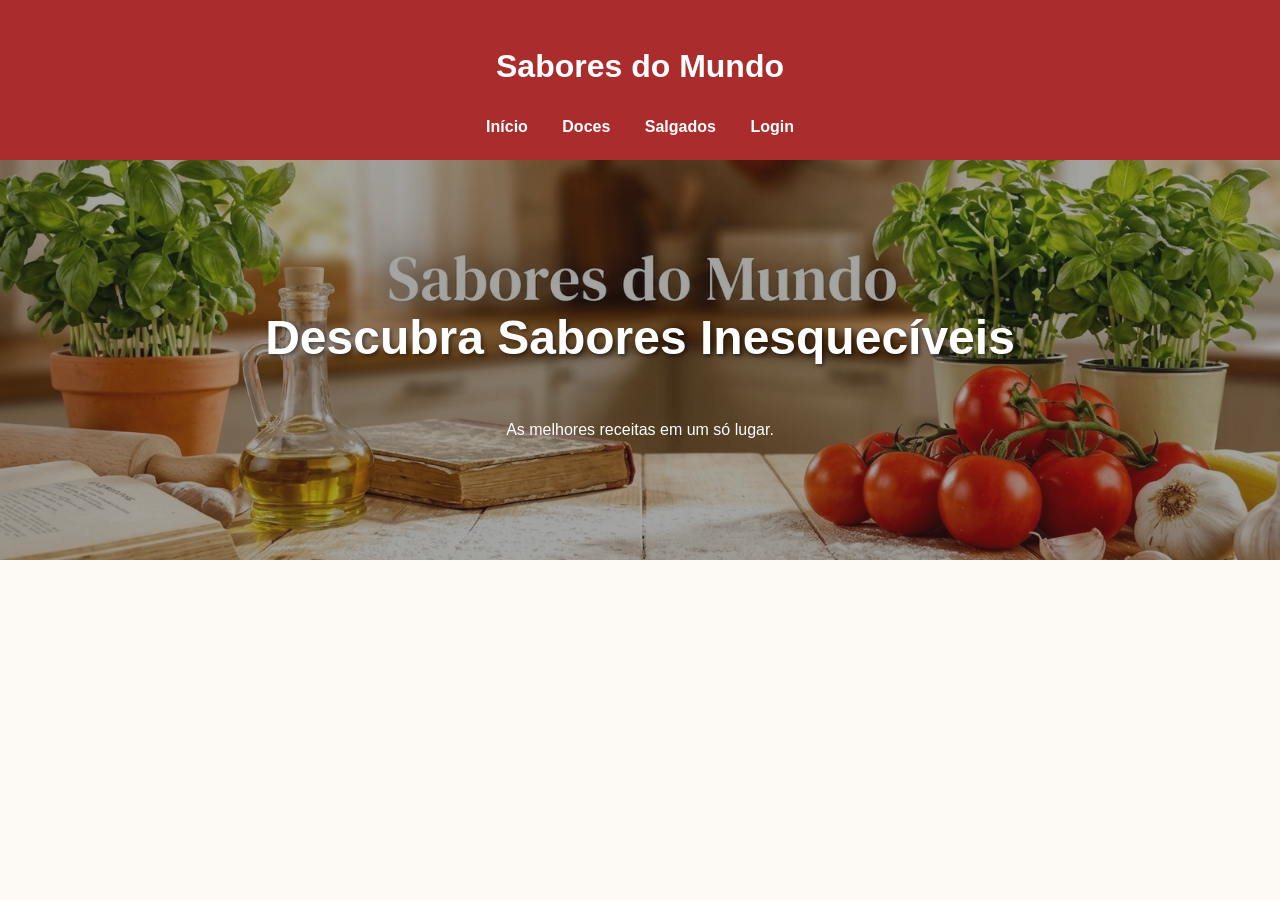
<file: index.html>
<!DOCTYPE html>
<html lang="pt-br">
<head>
    <meta charset="UTF-8">
    <meta name="viewport" content="width=device-width, initial-scale=1.0">
    <title>Sabores do Mundo - Home</title>
    <link rel="stylesheet" href="style.css">
</head>
<body>
    <header>
        <h1> Sabores do Mundo</h1>
        <nav>
            <a href="index.html">Início</a>
            <a href="doces.html">Doces</a>
            <a href="salgados.html">Salgados</a>
            <a href="login.html">Login</a>
        </nav>
    </header>

    <section class="main-banner">
        <div class="banner-overlay">
            <div class="banner-text">
                <h2>Descubra Sabores Inesquecíveis</h2>
                <p>As melhores receitas em um só lugar.</p>
            </div>
        </div>
    </section>

</body>
</html>
</file>
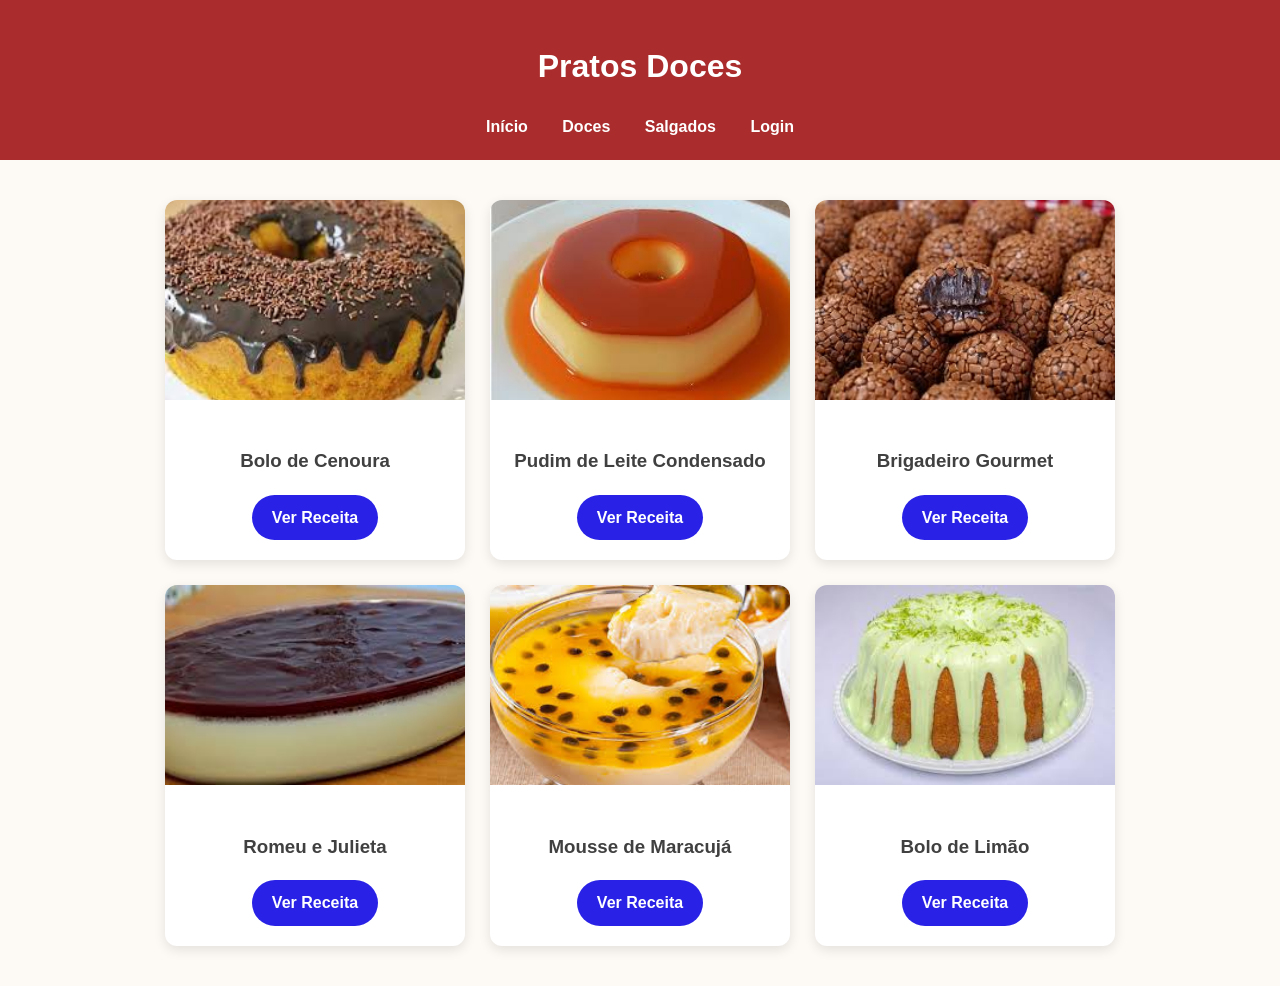
<file: doces.html>
<!DOCTYPE html>
<html lang="pt-br">
<head>
    <meta charset="UTF-8">
    <title>Doces - Sabores do Mundo</title>
    <link rel="stylesheet" href="style.css">
</head>
<body>
    <header>
        <h1> Pratos Doces</h1>
        <nav>
            <a href="index.html">Início</a>
            <a href="doces.html">Doces</a>
            <a href="salgados.html">Salgados</a>
            <a href="login.html">Login</a>
        </nav>
    </header>

    <main class="recipe-grid">
        
        <div class="card">
            <img src="images/bolo de cenoura.jpg" alt="Bolo de Cenoura">
            <div class="card-content">
                <h3>Bolo de Cenoura</h3>
                <label for="modal-cenoura" class="btn-ver">Ver Receita</label>
            </div>
        </div>
<div class="card">
            <img src="images/pudim.jpg" alt="Bolo de Cenoura">
            <div class="card-content">
                    <h3>Pudim de Leite Condensado</h3>
                <label for="modal-pudim" class="btn-ver">Ver Receita</label>
                </div>
            </div>
            <div class="card">
            <img src="images/brigadeiro.jpg" alt="Bolo de Cenoura">
            <div class="card-content">
                    <h3>Brigadeiro Gourmet</h3>
                <label for="modal-brigadeiro" class="btn-ver">Ver Receita</label>
                </div>
            </div>
            <div class="card">
            <img src="images/romeu e julieta.jpg" alt="Bolo de Cenoura">
            <div class="card-content">
                    <h3>Romeu e Julieta</h3>
                <label for="modal-romeu-julieta" class="btn-ver">Ver Receita</label>
                </div>
            </div>
        </div>

        <div class="card">
            <img src="images/mousse de maracujá.jpg" alt="Mousse">
            <div class="card-content">
                <h3>Mousse de Maracujá</h3>
                <label for="modal-mousse" class="btn-ver">Ver Receita</label>
            </div>
        </div>

        <div class="card">
            <img src="images/bolo de limão.jpg" alt="Bolo Limão">
            <div class="card-content">
                <h3>Bolo de Limão</h3>
                <label for="modal-limao" class="btn-ver">Ver Receita</label>
            </div>
        </div>

    </main>

    <input type="checkbox" id="modal-cenoura" class="modal-check">
    <div class="modal">
        <div class="modal-content">
            <label for="modal-cenoura" class="close-btn">&times;</label>
            <h2>Bolo de Cenoura com Chocolate</h2>
            <div class="video-container">
                <iframe width="560" height="315" src="https://www.youtube.com/embed/JH3F9TyH7hg?si=qAT-PiPPPQfyRlAB" title="YouTube video player" frameborder="0" allow="accelerometer; autoplay; clipboard-write; encrypted-media; gyroscope; picture-in-picture; web-share" referrerpolicy="strict-origin-when-cross-origin" allowfullscreen></iframe>"
            </div>
            <h3>Ingredientes</h3>
            <p>3 cenouras, 4 ovos, 1 xícara de óleo, 2 xícaras de açúcar, 2 xícaras de farinha, 1 colher de fermento.</p>
            <h3>Preparo</h3>
            <p>Bata os líquidos no liquidificador. Misture com os secos em uma tigela. Asse a 180°C por 40 minutos.</p>
            <hr>

            <section class="comments-section">
                <h3>Avaliações e Comentários</h3>
                
                <form class="comment-form" onsubmit="event.preventDefault();">
                    <div class="rating-input">
                        <label for="rating-select">Sua nota:</label>
                        <select id="rating-select">
                            <option value="5">⭐⭐⭐⭐⭐ (Excelente)</option>
                            <option value="4">⭐⭐⭐⭐ (Muito Bom)</option>
                            <option value="3">⭐⭐⭐ (Bom)</option>
                            <option value="2">⭐⭐ (Regular)</option>
                            <option value="1">⭐ (Ruim)</option>
                        </select>
                    </div>
                    <textarea placeholder="O que você achou dessa receita? Conta pra gente..." required></textarea>
                    <button type="submit" class="btn-enviar">Enviar Comentário</button>
                </form>

                <div class="comments-list">
                    <div class="comment-item">
                        <div class="comment-header">
                            <strong>Maria Silva</strong>
                            <span class="stars">⭐⭐⭐⭐⭐</span>
                        </div>
                        <p>Ficou maravilhoso! O bolo cresceu bastante e a calda de chocolate ficou bem crocante.</p>
                    </div>

                    <div class="comment-item">
                        <div class="comment-header">
                            <strong>João Santos</strong>
                            <span class="stars">⭐⭐⭐⭐</span>
                        </div>
                        <p>Muito bom, mas achei que 1 xícara de óleo deixa um pouco pesado. Na próxima vou tentar com 1/2 xícara.</p>
                    </div>
                </div>
            </section>
        </div>
    </div>
<input type="checkbox" id="modal-pudim" class="modal-check">
    <div class="modal">
        <div class="modal-content">
            <label for="modal-pudim" class="close-btn">&times;</label>
            <h2>Pudim de Leite Condensado</h2>
            <div class="video-container">
                <iframe width="560" height="315" src="https://www.youtube.com/embed/8817VZCSMGI?si=PiLs8vf6dgjKSdy3" title="YouTube video player" frameborder="0" allow="accelerometer; autoplay; clipboard-write; encrypted-media; gyroscope; picture-in-picture; web-share" referrerpolicy="strict-origin-when-cross-origin" allowfullscreen></iframe>
            </div>
            <h3>Ingredientes</h3>
            <p>1 lata de leite condensado, 1 lata de leite (use a lata de leite condensado como medida), 3 ovos, 1 xícara de açúcar para a calda.</p>
            <h3>Preparo</h3>
            <p>Derreta o açúcar na forma para fazer a calda. Bata os outros ingredientes no liquidificador, despeje na forma e asse em banho-maria por cerca de 1 hora e 30 minutos a 180°C.</p>
        <hr>
            <section class="comments-section">
                <h3>Avaliações e Comentários</h3>
                <form class="comment-form">
                    <div class="rating-input">
                        <label>Sua nota:</label>
                        <select class="rating-select">
                            <option value="⭐⭐⭐⭐⭐">⭐⭐⭐⭐⭐ (Excelente)</option>
                            <option value="⭐⭐⭐⭐">⭐⭐⭐⭐ (Muito Bom)</option>
                            <option value="⭐⭐⭐">⭐⭐⭐ (Bom)</option>
                            <option value="⭐⭐">⭐⭐ (Regular)</option>
                            <option value="⭐">⭐ (Ruim)</option>
                        </select>
                    </div>
                    <textarea placeholder="O que você achou dessa receita? Conta pra gente..." required></textarea>
                    <button type="submit" class="btn-enviar">Enviar Comentário</button>
                </form>
                <div class="comments-list">
                    <div class="comment-item">
                        <div class="comment-header"><strong>Marcos Lima</strong><span class="stars">⭐⭐⭐⭐⭐</span></div>
                        <p>Ficou lisinho e sem furinhos, do jeito que eu gosto! Receita perfeita.</p>
                    </div>
                </div>
            </section>
        </div>
    </div>
<input type="checkbox" id="modal-brigadeiro" class="modal-check">
    <div class="modal">
        <div class="modal-content">
            <label for="modal-brigadeiro" class="close-btn">&times;</label>
            <h2>Brigadeiro Gourmet</h2>
            <div class="video-container">
                <iframe width="560" height="315" src="https://www.youtube.com/embed/LcaOVowHJqk?si=tSomXEsL46xZ8dyT" title="YouTube video player" frameborder="0" allow="accelerometer; autoplay; clipboard-write; encrypted-media; gyroscope; picture-in-picture; web-share" referrerpolicy="strict-origin-when-cross-origin" allowfullscreen></iframe>
            </div>
            <h3>Ingredientes</h3>
            <p>1 lata de leite condensado, 1 colher de sopa de manteiga sem sal, 150g de chocolate em barra meio amargo picado, granulado gourmet para confeitar.</p>
            <h3>Preparo</h3>
            <p>Em uma panela, misture o leite condensado, a manteiga e o chocolate picado. Cozinhe em fogo baixo, mexendo sempre, até desgrudar do fundo da panela. Deixe esfriar, faça bolinhas e passe no granulado.</p>
        <hr>
            <section class="comments-section">
                <h3>Avaliações e Comentários</h3>
                <form class="comment-form">
                    <div class="rating-input">
                        <label>Sua nota:</label>
                        <select class="rating-select">
                            <option value="⭐⭐⭐⭐⭐">⭐⭐⭐⭐⭐ (Excelente)</option>
                            <option value="⭐⭐⭐⭐">⭐⭐⭐⭐ (Muito Bom)</option>
                            <option value="⭐⭐⭐">⭐⭐⭐ (Bom)</option>
                            <option value="⭐⭐">⭐⭐ (Regular)</option>
                            <option value="⭐">⭐ (Ruim)</option>
                        </select>
                    </div>
                    <textarea placeholder="O que você achou dessa receita? Conta pra gente..." required></textarea>
                    <button type="submit" class="btn-enviar">Enviar Comentário</button>
                </form>
                <div class="comments-list">
                    <div class="comment-item">
                        <div class="comment-header"><strong>Julia Costa</strong><span class="stars">⭐⭐⭐⭐⭐</span></div>
                        <p>O chocolate meio amargo quebra o doce excessivo. Faço sempre para vender!</p>
                    </div>
                </div>
            </section>
        </div>
    </div>
    <input type="checkbox" id="modal-romeu-julieta" class="modal-check">
    <div class="modal">
        <div class="modal-content">
            <label for="modal-romeu-julieta" class="close-btn">&times;</label>
            <h2>Romeu e Julieta</h2>
            <div class="video-container">
                <iframe width="560" height="315" src="https://www.youtube.com/embed/zdJTeyCJHtg?si=j3NUqrS_utlxvToC" title="YouTube video player" frameborder="0" allow="accelerometer; autoplay; clipboard-write; encrypted-media; gyroscope; picture-in-picture; web-share" referrerpolicy="strict-origin-when-cross-origin" allowfullscreen></iframe>
            </div>
            <h3>Ingredientes</h3>
            <p>300g de queijo minas padrão ou queijo coalho fatiado, 300g de goiabada cascão fatiada.</p>
            <h3>Preparo</h3>
            <p>Monte os pratinhos ou petiscos intercalando uma fatia de queijo com uma fatia de goiabada. Pode ser servido frio ou aquecido levemente no forno para derreter.</p>
        <hr>
            <section class="comments-section">
                <h3>Avaliações e Comentários</h3>
                <form class="comment-form">
                    <div class="rating-input">
                        <label>Sua nota:</label>
                        <select class="rating-select">
                            <option value="⭐⭐⭐⭐⭐">⭐⭐⭐⭐⭐ (Excelente)</option>
                            <option value="⭐⭐⭐⭐">⭐⭐⭐⭐ (Muito Bom)</option>
                            <option value="⭐⭐⭐">⭐⭐⭐ (Bom)</option>
                            <option value="⭐⭐">⭐⭐ (Regular)</option>
                            <option value="⭐">⭐ (Ruim)</option>
                        </select>
                    </div>
                    <textarea placeholder="O que você achou dessa receita? Conta pra gente..." required></textarea>
                    <button type="submit" class="btn-enviar">Enviar Comentário</button>
                </form>
                <div class="comments-list">
                    <div class="comment-item">
                        <div class="comment-header"><strong>Pedro Souza</strong><span class="stars">⭐⭐⭐⭐</span></div>
                        <p>Fica muito bom se derreter um pouquinho o queijo no micro-ondas antes!</p>
                    </div>
                </div>
            </section>
        </div>
    </div>

    <input type="checkbox" id="modal-mousse" class="modal-check">
    <div class="modal">
        <div class="modal-content">
            <label for="modal-mousse" class="close-btn">&times;</label>
            <h2>Mousse de Maracujá</h2>
            <div class="video-container">
                <iframe width="560" height="315" src="https://www.youtube.com/embed/CtinK3nN38I?si=5cqjh5JA4Gnbvo9O" title="YouTube video player" frameborder="0" allow="accelerometer; autoplay; clipboard-write; encrypted-media; gyroscope; picture-in-picture; web-share" referrerpolicy="strict-origin-when-cross-origin" allowfullscreen></iframe>
            </div>
            <h3>Ingredientes</h3>
            <p>1 lata de leite condensado, 1 lata de creme de leite, 1 xícara de suco de maracujá concentrado, 1 envelope de gelatina sem sabor (opcional).</p>
            <h3>Preparo</h3>
            <p>Bata leite condensado, creme de leite e suco concentrado de maracujá no liquidificador. Deixe na geladeira por 3 horas.</p>
        <hr>
            <section class="comments-section">
                <h3>Avaliações e Comentários</h3>
                <form class="comment-form">
                    <div class="rating-input">
                        <label>Sua nota:</label>
                        <select class="rating-select">
                            <option value="⭐⭐⭐⭐⭐">⭐⭐⭐⭐⭐ (Excelente)</option>
                            <option value="⭐⭐⭐⭐">⭐⭐⭐⭐ (Muito Bom)</option>
                            <option value="⭐⭐⭐">⭐⭐⭐ (Bom)</option>
                            <option value="⭐⭐">⭐⭐ (Regular)</option>
                            <option value="⭐">⭐ (Ruim)</option>
                        </select>
                    </div>
                    <textarea placeholder="O que você achou dessa receita? Conta pra gente..." required></textarea>
                    <button type="submit" class="btn-enviar">Enviar Comentário</button>
                </form>
                <div class="comments-list">
                    <div class="comment-item">
                        <div class="comment-header"><strong>Ana Paula</strong><span class="stars">⭐⭐⭐⭐⭐</span></div>
                        <p>Rápido, prático e muito azedinho na medida certa. Adorei!</p>
                    </div>
                </div>
            </section>
        </div>
    </div>

    <input type="checkbox" id="modal-limao" class="modal-check">
    <div class="modal">
        <div class="modal-content">
            <label for="modal-limao" class="close-btn">&times;</label>
            <h2>Bolo de Limão</h2>
            <div class="video-container">
                <iframe width="560" height="315" src="https://www.youtube.com/embed/NLuXgAJgjuI?si=3_Mx0BejRU2bocs5" title="YouTube video player" frameborder="0" allow="accelerometer; autoplay; clipboard-write; encrypted-media; gyroscope; picture-in-picture; web-share" referrerpolicy="strict-origin-when-cross-origin" allowfullscreen></iframe>
            </div>
            <h3>Ingredientes</h3>
            <p>3 ovos, 2 xícaras de açúcar, 3 xícaras de farinha, 1 xícara de leite, 1/2 xícara de óleo, suco e raspas de 2 limões, 1 colher de fermento.</p>
            <h3>Preparo</h3>
            <p>Massa de pão de ló batida com suco e raspas de limão. Cobertura de leite condensado com limão por cima.</p>
        <hr>
            <section class="comments-section">
                <h3>Avaliações e Comentários</h3>
                <form class="comment-form">
                    <div class="rating-input">
                        <label>Sua nota:</label>
                        <select class="rating-select">
                            <option value="⭐⭐⭐⭐⭐">⭐⭐⭐⭐⭐ (Excelente)</option>
                            <option value="⭐⭐⭐⭐">⭐⭐⭐⭐ (Muito Bom)</option>
                            <option value="⭐⭐⭐">⭐⭐⭐ (Bom)</option>
                            <option value="⭐⭐">⭐⭐ (Regular)</option>
                            <option value="⭐">⭐ (Ruim)</option>
                        </select>
                    </div>
                    <textarea placeholder="O que você achou dessa receita? Conta pra gente..." required></textarea>
                    <button type="submit" class="btn-enviar">Enviar Comentário</button>
                </form>
                <div class="comments-list">
                    <div class="comment-item">
                        <div class="comment-header"><strong>Roberto Fukuda</strong><span class="stars">⭐⭐⭐⭐</span></div>
                        <p>A cobertura azedinha com o bolo doce combina perfeitamente com um café.</p>
                    </div>
                </div>
            </section>
        </div>
    </div>

    <script>
        document.querySelectorAll('.comment-form').forEach(form => {
            form.addEventListener('submit', function(event) {
                event.preventDefault(); // Impede a página de recarregar
                
                // Pega os elementos internos do formulário atual
                const textarea = this.querySelector('textarea');
                const select = this.querySelector('.rating-select');
                const commentsList = this.closest('.comments-section').querySelector('.comments-list');
                
                if (textarea.value.trim() === '') return;

                // Cria a estrutura do novo comentário
                const commentItem = document.createElement('div');
                commentItem.classList.add('comment-item');
                
                commentItem.innerHTML = `
                    <div class="comment-header">
                        <strong>Você (Visitante)</strong>
                        <span class="stars">${select.value}</span>
                    </div>
                    <p>${textarea.value}</p>
                `;
                
                // Adiciona o novo comentário no topo da lista
                commentsList.insertBefore(commentItem, commentsList.firstChild);
                
                // Limpa o campo de texto para o próximo comentário
                textarea.value = '';
            });
        });
    </script>

</body>
</html>
</file>
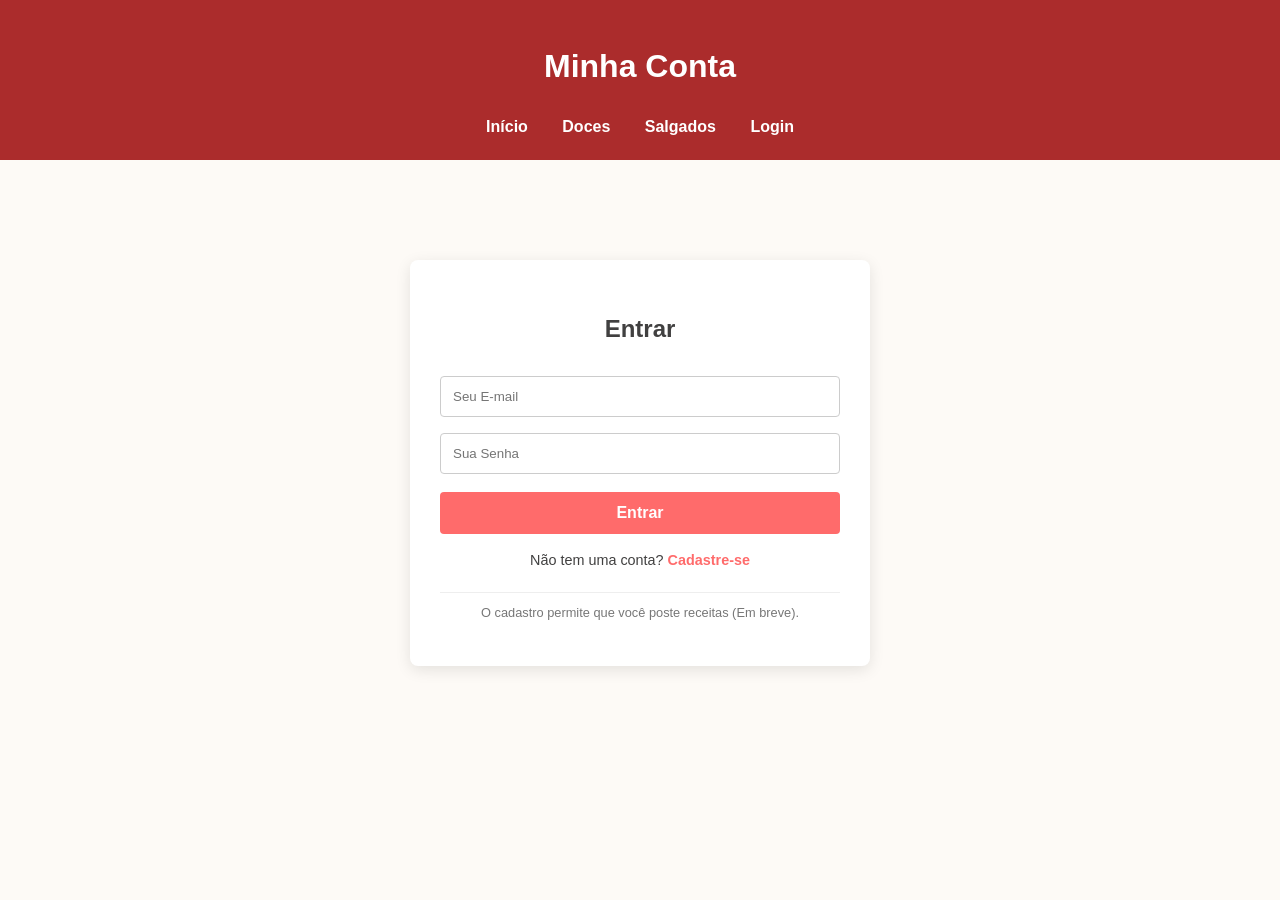
<file: login.html>
<!DOCTYPE html>
<html lang="pt-br">
<head>
    <meta charset="UTF-8">
    <meta name="viewport" content="width=device-width, initial-scale=1.0">
    <title>Acessar - Sabores do Mundo</title>
    <link rel="stylesheet" href="style.css">
</head>
<body>
    <header>
        <h1>Minha Conta</h1>
        <nav><a href="index.html">Início</a>
             <a href="doces.html">Doces</a>
             <a href="salgados.html">Salgados</a>
             <a href="login.html">Login</a>
        </nav>
    </header>

    <main class="login-container">
        <div class="card-login">
            
            <div id="secao-login">
                <h2>Entrar</h2>
                <form id="form-login">
                    <input type="email" id="login-email" placeholder="Seu E-mail" required>
                    <input type="password" id="login-senha" placeholder="Sua Senha" required>
                    <button type="submit" class="btn-submit">Entrar</button>
                </form>
                <p class="alternar-tela">Não tem uma conta? <a href="#" id="link-ir-para-cadastro">Cadastre-se</a></p>
            </div>

            <div id="secao-cadastro" style="display: none;">
                <h2>Criar Conta</h2>
                <form id="form-cadastro">
                    <input type="text" id="cad-usuario" placeholder="Nome de usuário" required>
                    <input type="email" id="cad-email" placeholder="Seu E-mail" required>
                    <input type="password" id="cad-senha" placeholder="Sua Senha" required>
                    <button type="submit" class="btn-submit">Confirmar Cadastro</button>
                </form>
                <p class="alternar-tela">Já tem conta? <a href="#" id="link-ir-para-login">Faça Login</a></p>
            </div>

            <p class="aviso-cadastro">O cadastro permite que você poste receitas (Em breve).</p>
        </div>
    </main>

    <script>
        // Elementos de alternância de tela
        const secaoLogin = document.getElementById('secao-login');
        const secaoCadastro = document.getElementById('secao-cadastro');
        const irParaCadastro = document.getElementById('link-ir-para-cadastro');
        const irParaLogin = document.getElementById('link-ir-para-login');

        // Alternar entre Login e Cadastro
        irParaCadastro.addEventListener('click', (e) => {
            e.preventDefault();
            secaoLogin.style.display = 'none';
            secaoCadastro.style.style.display = 'block'; // Correção para garantir exibição
            secaoCadastro.setAttribute('style', 'display: block;');
        });

        irParaLogin.addEventListener('click', (e) => {
            e.preventDefault();
            secaoCadastro.style.display = 'none';
            secaoLogin.setAttribute('style', 'display: block;');
        });

        // LÓGICA DE CADASTRO
        document.getElementById('form-cadastro').addEventListener('submit', function(e) {
            e.preventDefault(); // Impede a página de recarregar

            const usuario = document.getElementById('cad-usuario').value;
            const email = document.getElementById('cad-email').value;
            const senha = document.getElementById('cad-senha').value;

            // Simula salvar no banco de dados usando o LocalStorage do navegador
            const dadosUsuario = { usuario, email, senha };
            localStorage.setItem(email, JSON.stringify(dadosUsuario));

            alert('Cadastro realizado com sucesso! Agora faça o seu login.');
            this.reset();
            irParaLogin.click(); // Joga o usuário para a tela de login
        });

        // LÓGICA DE LOGIN
        document.getElementById('form-login').addEventListener('submit', function(e) {
            e.preventDefault();

            const email = document.getElementById('login-email').value;
            const senha = document.getElementById('login-senha').value;

            // Busca o usuário no LocalStorage pelo e-mail
            const usuarioSalvo = localStorage.getItem(email);

            if (usuarioSalvo) {
                const dados = JSON.parse(usuarioSalvo);
                
                // Valida a senha
                if (dados.senha === senha) {
                    alert(`Bem-vindo de volta, ${dados.usuario}! Login efetuado com sucesso.`);
                    // Aqui você redirecionaria ele para a página interna:
                    // window.location.href = "dashboard.html";
                } else {
                    alert('Senha incorreta. Tente novamente.');
                }
            } else {
                alert('E-mail não encontrado. Crie uma conta primeiro!');
            }
        });
    </script>
</body>
</html>
</file>
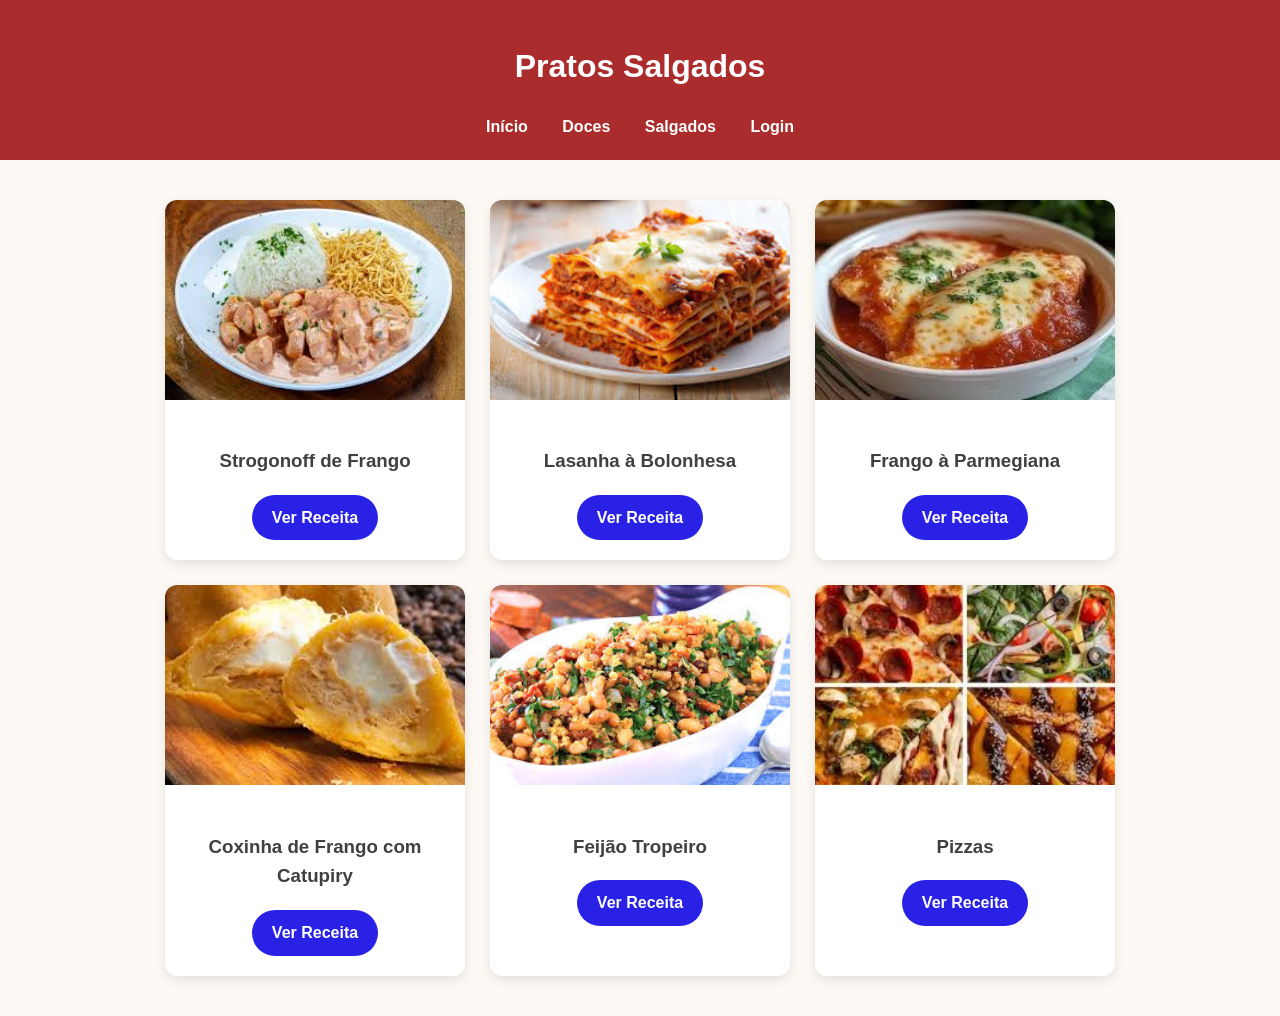
<file: salgados.html>
<!DOCTYPE html>
<html lang="pt-br">
<head>
    <meta charset="UTF-8">
    <title>Salgados - Sabores do Mundo</title>
    <link rel="stylesheet" href="style.css">
</head>
<body>
    <header>
        <h1> Pratos Salgados</h1>
                <nav>
            <a href="index.html">Início</a>
            <a href="doces.html">Doces</a>
            <a href="salgados.html">Salgados</a>
            <a href="login.html">Login</a>
        </nav>
    </header>

    <main class="recipe-grid">
        <div class="card">
            <img src="images/strognoff.jpg" alt="Strogonoff">
            <div class="card-content">
                <h3>Strogonoff de Frango</h3>
                <label for="modal-strog" class="btn-ver">Ver Receita</label>
            </div>
        </div>

        <div class="card">
            <img src="images/lasanha a bolonhesa.jpg" alt="Lasanha">
            <div class="card-content">
                <h3>Lasanha à Bolonhesa</h3>
                <label for="modal-lasanha" class="btn-ver">Ver Receita</label>
            </div>
        </div>

        <div class="card">
            <img src="images/parmegiana de frango.jpg" alt="Parmegiana">
            <div class="card-content">
                <h3>Frango à Parmegiana</h3>
                <label for="modal-parme" class="btn-ver">Ver Receita</label>
            </div>
        </div>

        <div class="card">
            <img src="images/coxinha de frango.jpg" alt="Coxinha">
            <div class="card-content">
                <h3>Coxinha de Frango com Catupiry</h3>
            <label for="modal-coxinha" class="btn-ver">Ver Receita</label>
            </div>
        </div>

        <div class="card">
            <img src="images/feijão tropeiro.jpg" alt="Feijão Tropeiro">
            <div class="card-content">
                <h3>Feijão Tropeiro</h3>
            <label for="modal-tropeiro" class="btn-ver">Ver Receita</label>
            </div>
        </div>

        <div class="card">
            <img src="images/pizzas.jpg" alt="Pizzas">
            <div class="card-content">
                <h3>Pizzas</h3>
            <label for="modal-pizza" class="btn-ver">Ver Receita</label>
            </div>
        </div>
    </main>

    <input type="checkbox" id="modal-strog" class="modal-check">
    <div class="modal">
        <div class="modal-content">
            <label for="modal-strog" class="close-btn">&times;</label>
            <h2>Strogonoff de Frango</h2>
            <div class="video-container">
                <iframe width="560" height="315" src="https://www.youtube.com/embed/fu_FxPsgNgE?si=bPHOeqGJhadB0fdy" title="YouTube video player" frameborder="0" allow="accelerometer; autoplay; clipboard-write; encrypted-media; gyroscope; picture-in-picture; web-share" referrerpolicy="strict-origin-when-cross-origin" allowfullscreen></iframe>
            </div>
            <h3>Ingredientes</h3>
            <p>500g de peito de frango, 1 cebola picada, 1 lata de creme de leite, 3 colheres de ketchup, 1 colher de mostarda, sal e champignon a gosto.</p>
            <h3>Modo de Preparo</h3>
            <p>Refogue a cebola e o frango até dourar. Adicione o ketchup, a mostarda e o champignon. Desligue o fogo, misture o creme de leite e sirva com batata palha.</p>
        <hr>
            <section class="comments-section">
                <h3>Avaliações e Comentários</h3>
                <form class="comment-form" onsubmit="enviarComentarioForm(event, this)">
                    <div class="rating-input">
                        <label>Sua nota:</label>
                        <select class="rating-select">
                            <option value="⭐⭐⭐⭐⭐">⭐⭐⭐⭐⭐ (Excelente)</option>
                            <option value="⭐⭐⭐⭐">⭐⭐⭐⭐ (Muito Bom)</option>
                            <option value="⭐⭐⭐">⭐⭐⭐ (Bom)</option>
                            <option value="⭐⭐">⭐⭐ (Regular)</option>
                            <option value="⭐">⭐ (Ruim)</option>
                        </select>
                    </div>
                    <textarea class="comment-text" placeholder="O que você achou dessa receita? Conta pra gente..." required></textarea>
                    <button type="submit" class="btn-enviar">Enviar Comentário</button>
                </form>
                <div class="comments-list">
                    <div class="comment-item">
                        <div class="comment-header"><strong>Marcos Lima</strong><span class="stars">⭐⭐⭐⭐⭐</span></div>
                        <p>Receita clássica e sem erro! O molho ficou super cremoso.</p>
                    </div>
                </div>
            </section>
        </div>
    </div>

    <input type="checkbox" id="modal-lasanha" class="modal-check">
    <div class="modal">
        <div class="modal-content">
            <label for="modal-lasanha" class="close-btn">&times;</label>
            <h2>Lasanha à Bolonhesa</h2>
            <div class="video-container">
                <iframe width="560" height="315" src="https://www.youtube.com/embed/4hYUrBh0Sls?si=2kJ_Nj7K-5a-cBBU" title="YouTube video player" frameborder="0" allow="accelerometer; autoplay; clipboard-write; encrypted-media; gyroscope; picture-in-picture; web-share" referrerpolicy="strict-origin-when-cross-origin" allowfullscreen></iframe>
            </div>
            <h3>Ingredientes</h3>
            <p>1 pacote de massa para lasanha, 500g de carne moída, 2 sachês de molho de tomate, 300g de presunto, 300g de muçarela, queijo ralado.</p>
            <h3>Modo de Preparo</h3>
            <p>Prepare o molho bolonhesa com a carne. Monte em camadas: molho, massa, presunto e queijo. Repita até acabar. Finalize com queijo ralado e asse por 30 minutos.</p>
        <hr>
            <section class="comments-section">
                <h3>Avaliações e Comentários</h3>
                <form class="comment-form" onsubmit="enviarComentarioForm(event, this)">
                    <div class="rating-input">
                        <label>Sua nota:</label>
                        <select class="rating-select">
                            <option value="⭐⭐⭐⭐⭐">⭐⭐⭐⭐⭐ (Excelente)</option>
                            <option value="⭐⭐⭐⭐">⭐⭐⭐⭐ (Muito Bom)</option>
                            <option value="⭐⭐⭐">⭐⭐⭐ (Bom)</option>
                            <option value="⭐⭐">⭐⭐ (Regular)</option>
                            <option value="⭐">⭐ (Ruim)</option>
                        </select>
                    </div>
                    <textarea class="comment-text" placeholder="O que você achou dessa receita? Conta pra gente..." required></textarea>
                    <button type="submit" class="btn-enviar">Enviar Comentário</button>
                </form>
                <div class="comments-list">
                    <div class="comment-item">
                        <div class="comment-header"><strong>Julia Costa</strong><span class="stars">⭐⭐⭐⭐⭐</span></div>
                        <p>Ficou perfeita e super suculenta. Rendeu muito bem para o almoço de domingo!</p>
                    </div>
                </div>
            </section>
        </div>
    </div>

    <input type="checkbox" id="modal-parme" class="modal-check">
    <div class="modal">
        <div class="modal-content">
            <label for="modal-parme" class="close-btn">&times;</label>
            <h2>Frango à Parmegiana</h2>
            <div class="video-container">
                <iframe width="560" height="315" src="https://www.youtube.com/embed/nnkID69NZ4g?si=q5R7xlxxCdaId_M4" title="YouTube video player" frameborder="0" allow="accelerometer; autoplay; clipboard-write; encrypted-media; gyroscope; picture-in-picture; web-share" referrerpolicy="strict-origin-when-cross-origin" allowfullscreen></iframe>
            </div>
            <h3>Ingredientes</h3>
            <p>4 filés de frango, 2 ovos batidos, farinha de rosca para empanar, 1 sachê de molho de tomate, 200g de muçarela, sal e pimenta.</p>
            <h3>Modo de Preparo</h3>
            <p>Tempere, empanar e frite os filés. Em um refratário, coloque o molho, os filés fritos e cubra com muçarela. Leve ao forno apenas para derreter o queijo.</p>
        <hr>
            <section class="comments-section">
                <h3>Avaliações e Comentários</h3>
                <form class="comment-form" onsubmit="enviarComentarioForm(event, this)">
                    <div class="rating-input">
                        <label>Sua nota:</label>
                        <select class="rating-select">
                            <option value="⭐⭐⭐⭐⭐">⭐⭐⭐⭐⭐ (Excelente)</option>
                            <option value="⭐⭐⭐⭐">⭐⭐⭐⭐ (Muito Bom)</option>
                            <option value="⭐⭐⭐">⭐⭐⭐ (Bom)</option>
                            <option value="⭐⭐">⭐⭐ (Regular)</option>
                            <option value="⭐">⭐ (Ruim)</option>
                        </select>
                    </div>
                    <textarea class="comment-text" placeholder="O que você achou dessa receita? Conta pra gente..." required></textarea>
                    <button type="submit" class="btn-enviar">Enviar Comentário</button>
                </form>
                <div class="comments-list">
                    <div class="comment-item">
                        <div class="comment-header"><strong>Felipe Almeida</strong><span class="stars">⭐⭐⭐⭐</span></div>
                        <p>Muito bom! Uma dica: use farinha Panko para ficar ainda mais crocante.</p>
                    </div>
                </div>
            </section>
        </div>
    </div>

    <input type="checkbox" id="modal-coxinha" class="modal-check">
    <div class="modal">
        <div class="modal-content">
            <label for="modal-coxinha" class="close-btn">&times;</label>
            <h2>Coxinha de Frango com Catupiry</h2>
            <div class="video-container">
                <iframe width="560" height="315" src="https://www.youtube.com/embed/Ja8enD6ykQY?si=C4lJhBNLl6znc1MB" title="YouTube video player" frameborder="0" allow="accelerometer; autoplay; clipboard-write; encrypted-media; gyroscope; picture-in-picture; web-share" referrerpolicy="strict-origin-when-cross-origin" allowfullscreen></iframe>
            </div>
            <h3>Ingredientes</h3>
            <p>Massa: 4 xícaras de caldo de frango, 4 xícaras de farinha de trigo, 2 colheres de manteiga. Recheio: 500g de frango desfiado, 1 cebola, temperos a gosto e 200g de requeijão tipo Catupiry.</p>
            <h3>Modo de Preparo</h3>
            <p>Ferva o caldo com a manteiga, junte a farinha de uma vez e mexa até soltar da panela. Sove a massa morna. Recheie porções de massa com o frango temperado e um pouco de Catupiry, modele, empanar com ovo e farinha de rosca, e frite em óleo quente.</p>
        <hr>
            <section class="comments-section">
                <h3>Avaliações e Comentários</h3>
                <form class="comment-form" onsubmit="enviarComentarioForm(event, this)">
                    <div class="rating-input">
                        <label>Sua nota:</label>
                        <select class="rating-select">
                            <option value="⭐⭐⭐⭐⭐">⭐⭐⭐⭐⭐ (Excelente)</option>
                            <option value="⭐⭐⭐⭐">⭐⭐⭐⭐ (Muito Bom)</option>
                            <option value="⭐⭐⭐">⭐⭐⭐ (Bom)</option>
                            <option value="⭐⭐">⭐⭐ (Regular)</option>
                            <option value="⭐">⭐ (Ruim)</option>
                        </select>
                    </div>
                    <textarea class="comment-text" placeholder="O que você achou dessa receita? Conta pra gente..." required></textarea>
                    <button type="submit" class="btn-enviar">Enviar Comentário</button>
                </form>
                <div class="comments-list">
                    <div class="comment-item">
                        <div class="comment-header"><strong>Beatriz Souza</strong><span class="stars">⭐⭐⭐⭐⭐</span></div>
                        <p>A massa é super fácil de trabalhar e o Catupiry dá o toque especial. Maravilhosa!</p>
                    </div>
                </div>
            </section>
        </div>
    </div>

    <input type="checkbox" id="modal-tropeiro" class="modal-check">
    <div class="modal">
        <div class="modal-content">
            <label for="modal-tropeiro" class="close-btn">&times;</label>
            <h2>Feijão Tropeiro</h2>
            <div class="video-container">
                <iframe width="560" height="315" src="https://www.youtube.com/embed/3bLZMmFqAwY?si=ilqfQM577gi4og7P" title="YouTube video player" frameborder="0" allow="accelerometer; autoplay; clipboard-write; encrypted-media; gyroscope; picture-in-picture; web-share" referrerpolicy="strict-origin-when-cross-origin" allowfullscreen></iframe>
            </div>
            <h3>Ingredientes</h3>
            <p>500g de feijão cozido (sem caldo), 200g de bacon, 250g de linguiça calabresa, 1 cebola, 3 dentes de alho, 5 ovos, 1 xícara de farinha de mandioca, 1 maço de couve picada e cheiro-verde.</p>
            <h3>Modo de Preparo</h3>
            <p>Frite o bacon e a calabresa, reserve. Na mesma gordura, refogue a cebola e o alho, depois frite os ovos e mexa-os. Adicione a couve até murchar. Misture o feijão, as carnes, a farinha de mandioca aos poucos e finalize com o cheiro-verde.</p>
        <hr>
            <section class="comments-section">
                <h3>Avaliações e Comentários</h3>
                <form class="comment-form" onsubmit="enviarComentarioForm(event, this)">
                    <div class="rating-input">
                        <label>Sua nota:</label>
                        <select class="rating-select">
                            <option value="⭐⭐⭐⭐⭐">⭐⭐⭐⭐⭐ (Excelente)</option>
                            <option value="⭐⭐⭐⭐">⭐⭐⭐⭐ (Muito Bom)</option>
                            <option value="⭐⭐⭐">⭐⭐⭐ (Bom)</option>
                            <option value="⭐⭐">⭐⭐ (Regular)</option>
                            <option value="⭐">⭐ (Ruim)</option>
                        </select>
                    </div>
                    <textarea class="comment-text" placeholder="O que você achou dessa receita? Conta pra gente..." required></textarea>
                    <button type="submit" class="btn-enviar">Enviar Comentário</button>
                </form>
                <div class="comments-list">
                    <div class="comment-item">
                        <div class="comment-header"><strong>Beatriz Souza</strong><span class="stars">⭐⭐⭐⭐⭐</span></div>
                        <p>A massa é super fácil de trabalhar e o Catupiry dá o toque especial. Maravilhosa!</p>
                    </div>
                </div>
            </section>
        </div>
    </div>

    <input type="checkbox" id="modal-pizza" class="modal-check">
    <div class="modal">
        <div class="modal-content">
            <label for="modal-pizza" class="close-btn">&times;</label>
            <h2>Pizzas</h2>
            <div class="video-container">
               <iframe width="560" height="315" src="https://www.youtube.com/embed/6bRO65VeuTM?si=00GbnoVx2ZlFswz4" title="YouTube video player" frameborder="0" allow="accelerometer; autoplay; clipboard-write; encrypted-media; gyroscope; picture-in-picture; web-share" referrerpolicy="strict-origin-when-cross-origin" allowfullscreen></iframe>
            </div>
            <h3>Ingredientes</h3>
            <p>Massa: 500g de farinha de trigo, 1 colher de sopa de açúcar, 1 colher de chá de sal, 1 sachê de fermento biológico seco, 3 colheres de sopa de azeite, 300ml de água morna. Recheio: Molho de tomate, queijo muçarela e orégano.</p>
            <h3>Modo de Preparo</h3>
            <p>Misture os ingredientes secos, adicione a água e o azeite, e sove até ficar homogênea. Deixe crescer por 40 minutos. Abra a massa, espalhe o molho de tomate, adicione a muçarela e os recheios de sua preferência. Leve ao forno pré-aquecido a 250°C até dourar as bordas.</p>
        <hr>
            <section class="comments-section">
                <h3>Avaliações e Comentários</h3>
                <form class="comment-form" onsubmit="enviarComentarioForm(event, this)">
                    <div class="rating-input">
                        <label>Sua nota:</label>
                        <select class="rating-select">
                            <option value="⭐⭐⭐⭐⭐">⭐⭐⭐⭐⭐ (Excelente)</option>
                            <option value="⭐⭐⭐⭐">⭐⭐⭐⭐ (Muito Bom)</option>
                            <option value="⭐⭐⭐">⭐⭐⭐ (Bom)</option>
                            <option value="⭐⭐">⭐⭐ (Regular)</option>
                            <option value="⭐">⭐ (Ruim)</option>
                        </select>
                    </div>
                    <textarea class="comment-text" placeholder="O que você achou dessa receita? Conta pra gente..." required></textarea>
                    <button type="submit" class="btn-enviar">Enviar Comentário</button>
                </form>
                <div class="comments-list">
                    <div class="comment-item">
                        <div class="comment-header"><strong>Amanda Reis</strong><span class="stars">⭐⭐⭐⭐⭐</span></div>
                        <p>Massa leve e crocante! Fiz metade muçarela e metade calabresa.</p>
                    </div>
                </div>
            </section>
        </div>
    </div>

    <script>
    function enviarComentarioForm(event, formulario) {
        // Impede que a página recarregue ao enviar o formulário
        event.preventDefault();

        // Captura os dados inseridos pelo usuário
        const notaSelecionada = formulario.querySelector('.rating-select').value;
        const textoComentario = formulario.querySelector('.comment-text').value;
        const listaComentarios = formulario.closest('.comments-section').querySelector('.comments-list');

        // Cria dinamicamente a estrutura HTML para o novo comentário
        const novoComentario = document.createElement('div');
        novoComentario.classList.add('comment-item');
        
        novoComentario.innerHTML = `
            <div class="comment-item">
                <div class="comment-header">
                    <strong>Visitante</strong>
                    <span class="stars">${notaSelecionada}</span>
                </div>
                <p>${textoComentario}</p>
            </div>
        `;

        // Adiciona o novo comentário no início da lista daquela receita específica
        listaComentarios.prepend(novoComentario);

        // Limpa a caixa de texto
        formulario.querySelector('.comment-text').value = '';
    }
    </script>
</body>
</html>
</file>
<file: style.css>
:root {
    --primary: #2922e6;
    --dark: #ab2c2c;
    --light: #fdfaf6;
    --white: #ffffff;
}

body {
    font-family: 'Segoe UI', Arial, sans-serif;
    margin: 0;
    background-color: var(--light);
    color: #414040;
    line-height: 1.6;
}

/* Cabeçalho */
header {
    background-color: var(--dark);
    color: var(--white);
    padding: 20px 0;
    text-align: center;
}

nav {
    margin-top: 15px;
}

nav a {
    color: var(--white);
    text-decoration: none;
    margin: 0 15px;
    font-weight: bold;
    transition: 0.3s;
}

nav a:hover {
    color: var(--primary);
}

/* Banner */
.main-banner {
    width: 100%;
    height: 400px;
    background: url('images/banner (2).png') center/cover no-repeat;
    display: flex;
    align-items: center;
    justify-content: center;
}

.banner-overlay {
    background: rgba(29, 28, 28, 0.4);
    width: 100%;
    height: 100%;
    display: flex;
    align-items: center;
    justify-content: center;
    color: var(--white);
    text-align: center;
}

.banner-overlay h2 {
    font-size: 3rem;
    text-shadow: 2px 2px 4px rgba(0,0,0,0.5);
}

/* Grid de Receitas */
.recipe-grid {
    display: flex;
    flex-wrap: wrap;
    gap: 25px;
    padding: 40px;
    justify-content: center;
}

.card {
    background: var(--white);
    width: 300px;
    border-radius: 12px;
    box-shadow: 0 4px 12px rgba(0,0,0,0.1);
    overflow: hidden;
    transition: 0.3s;
}

.card:hover {
    transform: translateY(-5px);
}

.card img {
    width: 100%;
    height: 200px;
    object-fit: cover;
}

.card-content {
    padding: 20px;
    text-align: center;
}

.btn-ver {
    background-color: var(--primary);
    color: var(--white);
    padding: 10px 20px;
    border-radius: 25px;
    cursor: pointer;
    display: inline-block;
    font-weight: bold;
}

/* Lógica do Modal (Puro CSS) */
.modal-check {
    display: none;
}

.modal {
    position: fixed;
    top: 0; left: 0;
    width: 100%; height: 100%;
    background: rgba(0,0,0,0.9);
    display: none;
    z-index: 1000;
    align-items: center;
    justify-content: center;
}

.modal-check:checked + .modal {
    display: flex;
}

.modal-content {
    background: var(--white);
    padding: 30px;
    border-radius: 15px;
    width: 90%;
    max-width: 650px;
    max-height: 85vh;
    overflow-y: auto;
    position: relative;
}

.close-btn {
    position: absolute;
    top: 15px; right: 20px;
    font-size: 30px;
    cursor: pointer;
    color: #333;
}

/* Vídeo Responsivo */
.video-container {
    position: relative;
    padding-bottom: 56.25%;
    height: 0;
    margin: 20px 0;
    border-radius: 8px;
    overflow: hidden;
    background: #000;
}

.video-container iframe {
    position: absolute;
    top: 0; left: 0;
    width: 100%; height: 100%;
}

/* Formulário de Login */
.login-container {
    display: flex;
    justify-content: center;
    padding: 60px 20px;
}

.card-login {
    background: var(--white);
    padding: 40px;
    border-radius: 15px;
    width: 100%;
    max-width: 400px;
    box-shadow: 0 10px 25px rgba(0,0,0,0.1);
    text-align: center;
}

input {
    width: 100%;
    padding: 12px;
    margin: 10px 0;
    border: 1px solid #ddd;
    border-radius: 8px;
    box-sizing: border-box;
}

/* --- Seção de Avaliações e Comentários (Chat) --- */
.comments-section {
    margin-top: 30px;
    padding-top: 25px;
    border-top: 2px dashed #ddd;
    text-align: left;
}

.comments-section h3 {
    color: var(--dark);
    margin-bottom: 15px;
    font-size: 1.4rem;
}

/* Formulário de Envio */
.comment-form {
    display: flex;
    flex-direction: column;
    gap: 15px;
    margin-bottom: 30px;
}

.rating-input {
    display: flex;
    align-items: center;
    gap: 10px;
    font-weight: bold;
}

.rating-input label {
    color: #414040;
}

.rating-input select {
    padding: 8px 12px;
    border-radius: 8px;
    border: 1px solid #ddd;
    background-color: var(--white);
    font-size: 14px;
    color: #414040;
    cursor: pointer;
}

.comment-form textarea {
    width: 100%;
    height: 90px;
    padding: 12px;
    border: 1px solid #ddd;
    border-radius: 8px;
    resize: none;
    font-family: inherit;
    box-sizing: border-box;
    font-size: 14px;
    background-color: var(--white);
}

.comment-form textarea:focus, .rating-input select:focus {
    outline: none;
    border-color: var(--primary);
}

.btn-enviar {
    background-color: var(--dark);
    color: var(--white);
    border: none;
    padding: 12px 24px;
    border-radius: 25px;
    cursor: pointer;
    font-weight: bold;
    align-self: flex-start;
    transition: 0.3s;
}

.btn-enviar:hover {
    background-color: var(--primary);
}

/* Lista de Mensagens Postadas */
.comments-list {
    display: flex;
    flex-direction: column;
    gap: 15px;
}

.comment-item {
    background-color: #fdfdfd;
    padding: 15px;
    border-radius: 8px;
    border-left: 4px solid var(--primary);
    box-shadow: 0 2px 6px rgba(0,0,0,0.05);
}

.comment-header {
    display: flex;
    justify-content: space-between;
    margin-bottom: 8px;
    font-size: 14px;
}

.comment-header strong {
    color: #333;
}

.stars {
    letter-spacing: 2px;
}

.comment-item p {
    margin: 0;
    font-size: 14px;
    color: #555;
    line-height: 1.5;
}

/* Estilo do botão de confirmação */
.btn-submit {
    border: none;
    width: 100%;
    cursor: pointer;
    background-color: #ff6b6b; /* Escolha a cor do seu tema */
    color: white;
    padding: 10px;
    border-radius: 4px;
    font-weight: bold;
    transition: background 0.2s;
}

.btn-submit:hover {
    background-color: #ee5253; /* Efeito ao passar o mouse */
}

/* Estilo do texto de aviso */
.aviso-cadastro {
    margin-top: 15px;
    font-size: 0.8rem;
    color: #666;
    text-align: center;
}

/* Configuração básica do Card */
.card-login {
    background: #fff;
    padding: 30px;
    border-radius: 8px;
    box-shadow: 0 4px 15px rgba(0,0,0,0.1);
    max-width: 400px;
    margin: 40px auto;
}

/* Deixar os inputs um abaixo do outro com espaçamento */
.card-login input {
    width: 100%;
    padding: 12px;
    margin: 8px 0;
    border: 1px solid #ccc;
    border-radius: 4px;
    box-sizing: border-box; /* Garante que o padding não quebre a largura */
}

/* Botão de envio */
.btn-submit {
    border: none;
    width: 100%;
    cursor: pointer;
    background-color: #ff6b6b;
    color: white;
    padding: 12px;
    border-radius: 4px;
    font-weight: bold;
    font-size: 1rem;
    margin-top: 10px;
    transition: background 0.2s;
}

.btn-submit:hover {
    background-color: #ee5253;
}

/* Links de alternar tela */
.alternar-tela {
    margin-top: 15px;
    text-align: center;
    font-size: 0.9rem;
}

.alternar-tela a {
    color: #ff6b6b;
    text-decoration: none;
    font-weight: bold;
}

.alternar-tela a:hover {
    text-decoration: underline;
}

.aviso-cadastro {
    margin-top: 20px;
    font-size: 0.8rem;
    color: #777;
    text-align: center;
    border-top: 1px solid #eee;
    padding-top: 10px;
}
</file>
